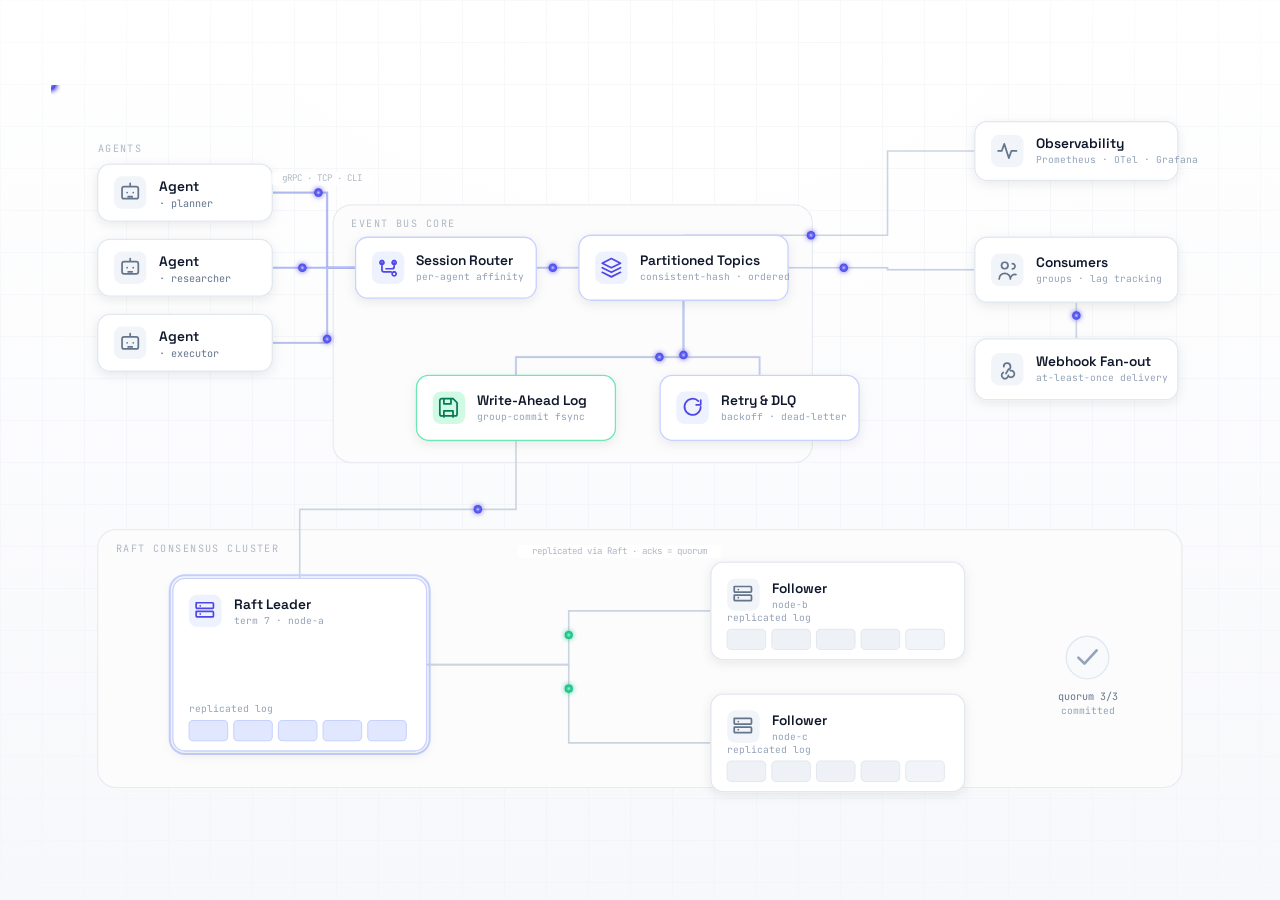
<file: visualization/index.html>
<!DOCTYPE html>
<html lang="en">
<head>
<meta charset="UTF-8" />
<meta name="viewport" content="width=device-width, initial-scale=1.0" />
<title>EventBus — Architecture</title>
<meta name="description" content="A live architecture diagram of EventBus: a Raft-replicated, write-ahead-logged message broker for AI-agent event streams." />

<link rel="preconnect" href="https://fonts.googleapis.com" />
<link rel="preconnect" href="https://fonts.gstatic.com" crossorigin />
<link href="https://fonts.googleapis.com/css2?family=Space+Grotesk:wght@400;500;600;700&family=Inter:wght@400;500;600&family=JetBrains+Mono:wght@400;500;600&display=swap" rel="stylesheet" />

<style>
  :root {
    --bg-0: #ffffff;
    --bg-1: #f7f8fb;
    --grid: #eef1f5;

    --indigo: #4f46e5;
    --indigo-soft: #eef2ff;
    --emerald: #10b981;

    --line: #cbd5e1;
    --ink: #0f172a;
    --sub: #64748b;
    --muted: #94a3b8;

    --font-display: "Space Grotesk", sans-serif;
    --font-body: "Inter", sans-serif;
    --font-mono: "JetBrains Mono", ui-monospace, monospace;
  }

  * { box-sizing: border-box; }
  html, body { height: 100%; }

  body {
    margin: 0;
    background:
      radial-gradient(1200px 800px at 50% -8%, #ffffff, transparent 70%),
      linear-gradient(180deg, var(--bg-0), var(--bg-1));
    color: var(--ink);
    font-family: var(--font-body);
    -webkit-font-smoothing: antialiased;
    text-rendering: optimizeLegibility;
    min-height: 100vh;
    display: flex;
    align-items: center;
    justify-content: center;
  }

  .bg-grid {
    position: fixed; inset: 0; z-index: 0; pointer-events: none;
    background-image:
      linear-gradient(var(--grid) 1px, transparent 1px),
      linear-gradient(90deg, var(--grid) 1px, transparent 1px);
    background-size: 42px 42px;
    mask-image: radial-gradient(ellipse 82% 80% at 50% 48%, #000 52%, transparent 100%);
    -webkit-mask-image: radial-gradient(ellipse 82% 80% at 50% 48%, #000 52%, transparent 100%);
    opacity: 0.55;
  }

  main {
    position: relative; z-index: 1;
    width: 100%;
    max-width: 1280px;
    padding: clamp(20px, 4vw, 56px);
  }

  .svg-scroll { width: 100%; overflow-x: auto; overflow-y: hidden; }
  .arch-svg { display: block; width: 100%; height: auto; min-width: 1000px; }

  /* mobile stacked fallback */
  .arch-mobile { display: none; }

  @media (max-width: 880px) {
    .svg-scroll { display: none; }
    .arch-mobile { display: block; }
  }

  .m-band {
    font-family: var(--font-mono); font-size: 10.5px; letter-spacing: 0.14em;
    text-transform: uppercase; color: var(--muted); margin: 20px 0 11px;
    display: flex; align-items: center; gap: 10px;
  }
  .m-band:first-child { margin-top: 0; }
  .m-band::after { content: ""; flex: 1; height: 1px; background: var(--line); }
  .m-col { display: flex; flex-direction: column; gap: 10px; }
  .m-node {
    border: 1px solid #e5e7eb; border-radius: 13px; background: #fff;
    padding: 13px 14px; display: flex; gap: 12px; align-items: center;
    box-shadow: 0 1px 2px rgba(15,23,42,0.04), 0 6px 16px rgba(15,23,42,0.06);
  }
  .m-node.core { border-color: #c7d2fe; }
  .m-node.commit { border-color: #6ee7b7; }
  .m-ic {
    width: 38px; height: 38px; flex: none; border-radius: 10px;
    display: grid; place-items: center; background: var(--indigo-soft); color: var(--indigo);
  }
  .m-node.commit .m-ic { background: #d1fae5; color: #047857; }
  .m-ic svg { width: 20px; height: 20px; }
  .m-node .ti { font-family: var(--font-display); font-weight: 600; font-size: 14px; color: var(--ink); }
  .m-node .su { font-family: var(--font-mono); font-size: 10.5px; color: var(--sub); margin-top: 2px; line-height: 1.4; }
  .m-arrow { text-align: center; color: var(--muted); font-size: 13px; font-family: var(--font-mono); }
  .m-chips { display: flex; flex-wrap: wrap; gap: 8px; }
  .m-chip {
    font-family: var(--font-mono); font-size: 11px; color: var(--ink);
    border: 1px solid #e5e7eb; border-radius: 8px; padding: 8px 10px; background: #f8fafc;
    display: inline-flex; align-items: center; gap: 8px;
  }
  .m-chip svg { width: 14px; height: 14px; color: var(--sub); }
  .m-chip.lead { border-color: #c7d2fe; color: var(--indigo); background: var(--indigo-soft); }
  .m-chip.lead svg { color: var(--indigo); }

  /* continuous animation primitives */
  @keyframes commitPulse {
    0%, 64%, 100% { stroke: #e2e8f0; }
    70%, 88% { stroke: var(--emerald); }
  }
  @keyframes commitGlow {
    0%, 60%, 100% { opacity: 0; }
    72%, 84% { opacity: 1; }
  }
  @keyframes ackFlash {
    0%, 55%, 100% { stroke: #e2e8f0; }
    62%, 86% { stroke: var(--emerald); }
  }
  @keyframes ackLbl {
    0%, 52%, 100% { opacity: 0; }
    64%, 92% { opacity: 1; }
  }
  @keyframes newCell {
    0%, 50%, 100% { fill: #f1f5f9; stroke: #e2e8f0; }
    64%, 95% { fill: #d1fae5; stroke: #6ee7b7; }
  }
  @keyframes quorumRing {
    0%, 45% { transform: scale(0.72); opacity: 0; }
    60% { transform: scale(1); opacity: 0.9; }
    85%, 100% { transform: scale(1.18); opacity: 0; }
  }
  @keyframes quorumMark {
    0%, 45%, 100% { stroke: #94a3b8; }
    60%, 90% { stroke: var(--emerald); }
  }
  @keyframes leaderHalo {
    0%, 100% { opacity: 0.35; }
    50% { opacity: 0.85; }
  }
  @keyframes livePulse {
    0% { box-shadow: 0 0 0 0 rgba(16,185,129,0.4); }
    70% { box-shadow: 0 0 0 6px rgba(16,185,129,0); }
    100% { box-shadow: 0 0 0 0 rgba(16,185,129,0); }
  }

  @media (prefers-reduced-motion: reduce) {
    .packet { display: none !important; }
    .commit-card, .commit-glow, .f-card, .ack-lbl, .newcell, .q-ring, .q-check, .leader-halo { animation: none !important; }
  }
</style>
</head>
<body>

<div class="bg-grid" aria-hidden="true"></div>

<main>
  <!-- ============ DESKTOP SVG (continuous) ============ -->
  <div class="svg-scroll">
    <svg class="arch-svg" id="svg" viewBox="0 0 1160 720" role="img"
      aria-label="Live architecture diagram of EventBus. AI agents (planner, researcher, executor) stream events over gRPC and TCP into the Event Bus Core: a session router feeds partitioned topics, which append to a durable write-ahead log and branch to a retry and dead-letter queue, then forward to consumer groups and webhook fan-out, with an observability tap. Below, a Raft consensus cluster continuously replicates the leader's log to two followers, reaching quorum three of three. Indigo packets flow along every connector; the write-ahead log and Raft replication pulse emerald.">
      <defs>
        <radialGradient id="pk" cx="50%" cy="50%" r="50%">
          <stop offset="0%" stop-color="#c7d2fe"/>
          <stop offset="45%" stop-color="#6366f1"/>
          <stop offset="100%" stop-color="#4f46e5"/>
        </radialGradient>
        <radialGradient id="pkg" cx="50%" cy="50%" r="50%">
          <stop offset="0%" stop-color="#a7f3d0"/>
          <stop offset="45%" stop-color="#34d399"/>
          <stop offset="100%" stop-color="#10b981"/>
        </radialGradient>
        <filter id="soft" x="-30%" y="-30%" width="160%" height="160%">
          <feDropShadow dx="0" dy="3" stdDeviation="5" flood-color="#0f172a" flood-opacity="0.08"/>
        </filter>
        <filter id="pkGlow" x="-120%" y="-120%" width="340%" height="340%">
          <feGaussianBlur stdDeviation="2.4" result="b"/>
          <feMerge><feMergeNode in="b"/><feMergeNode in="SourceGraphic"/></feMerge>
        </filter>
        <style>
          .ntitle { font-family:'Space Grotesk',sans-serif; font-weight:600; font-size:13.5px; fill:#0f172a; }
          .nsub { font-family:'JetBrains Mono',monospace; font-size:9.5px; fill:#94a3b8; }
          .nrole { font-family:'JetBrains Mono',monospace; font-size:10px; fill:#64748b; }
          .reg-lbl { font-family:'JetBrains Mono',monospace; font-size:10px; letter-spacing:0.14em; fill:#b0b7c3; }
          .elabel { font-family:'JetBrains Mono',monospace; font-size:9px; fill:#b0b7c3; }
          .ic { stroke-width:1.7; fill:none; stroke-linecap:round; stroke-linejoin:round; }
        </style>
      </defs>
      <g id="regions"></g>
      <g id="edges"></g>
      <g id="nodes"></g>
      <g id="packets"></g>
    </svg>
  </div>

  <!-- ============ MOBILE STACKED ============ -->
  <div class="arch-mobile" id="mobile"></div>
</main>

<script>
(function () {
  "use strict";
  var reduce = window.matchMedia("(prefers-reduced-motion: reduce)").matches;
  var SVGNS = "http://www.w3.org/2000/svg";

  // ============================================================
  // NODE MODEL — known geometry; edges DERIVED from it.
  // ============================================================
  var N = {
    planner:    { x:46,  y:78,  w:172, h:56, title:"Agent", role:"planner",    icon:"bot" },
    researcher: { x:46,  y:152, w:172, h:56, title:"Agent", role:"researcher", icon:"bot" },
    executor:   { x:46,  y:226, w:172, h:56, title:"Agent", role:"executor",   icon:"bot" },
    router:     { x:300, y:150, w:178, h:60, title:"Session Router", sub:"per-agent affinity", icon:"route", core:true },
    topics:     { x:520, y:148, w:206, h:64, title:"Partitioned Topics", sub:"consistent-hash · ordered", icon:"layers", core:true },
    wal:        { x:360, y:286, w:196, h:64, title:"Write-Ahead Log", sub:"group-commit fsync", icon:"disk", core:true, commit:true },
    retry:      { x:600, y:286, w:196, h:64, title:"Retry & DLQ", sub:"backoff · dead-letter", icon:"retry", core:true },
    observ:     { x:910, y:36,  w:200, h:58, title:"Observability", sub:"Prometheus · OTel · Grafana", icon:"activity" },
    consumers:  { x:910, y:150, w:200, h:64, title:"Consumers", sub:"groups · lag tracking", icon:"users" },
    webhook:    { x:910, y:250, w:200, h:60, title:"Webhook Fan-out", sub:"at-least-once delivery", icon:"webhook" },
    leader:     { x:120, y:486, w:250, h:170, title:"Raft Leader", sub:"term 7 · node-a", icon:"server", leader:true, log:5 },
    follower1:  { x:650, y:470, w:250, h:96,  title:"Follower", sub:"node-b", icon:"server", log:4 },
    follower2:  { x:650, y:600, w:250, h:96,  title:"Follower", sub:"node-c", icon:"server", log:4 },
    quorum:     { x:946, y:520, w:150, h:120, quorum:true }
  };

  var REGIONS = [
    { x:278, y:118, w:472, h:254, label:"EVENT BUS CORE" },
    { x:46,  y:438, w:1068, h:254, label:"RAFT CONSENSUS CLUSTER" }
  ];

  // edges: endpoint node + border side; path COMPUTED (orthogonal)
  var EDGES = [
    { id:"e_planner",    from:"planner",    fromSide:"R", to:"router", toSide:"L", railX:272 },
    { id:"e_researcher", from:"researcher", fromSide:"R", to:"router", toSide:"L", railX:272 },
    { id:"e_executor",   from:"executor",   fromSide:"R", to:"router", toSide:"L", railX:272 },
    { id:"e_rt",  from:"router", fromSide:"R", to:"topics", toSide:"L" },
    { id:"e_tw",  from:"topics", fromSide:"B", to:"wal", toSide:"T", midY:268 },
    { id:"e_tr",  from:"topics", fromSide:"B", to:"retry", toSide:"T", midY:268 },
    { id:"e_tc",  from:"topics", fromSide:"R", to:"consumers", toSide:"L", railX:824 },
    { id:"e_cw",  from:"consumers", fromSide:"B", to:"webhook", toSide:"T" },
    { id:"e_to",  from:"topics", fromSide:"T", to:"observ", toSide:"L", railX:824 },
    { id:"e_wl",  from:"wal", fromSide:"B", to:"leader", toSide:"T", midY:418 },
    { id:"e_lf1", from:"leader", fromSide:"R", to:"follower1", toSide:"L", railX:510, raft:true },
    { id:"e_lf2", from:"leader", fromSide:"R", to:"follower2", toSide:"L", railX:510, raft:true }
  ];

  // packet schedule: each connector gets continuous, staggered packets
  // {edge, count, dur, kind}
  var FLOWS = [
    { edge:"e_planner",    count:2, dur:2.6, kind:"flow" },
    { edge:"e_researcher", count:2, dur:2.4, kind:"flow" },
    { edge:"e_executor",   count:2, dur:2.8, kind:"flow" },
    { edge:"e_rt",  count:2, dur:2.0, kind:"flow" },
    { edge:"e_tc",  count:2, dur:2.8, kind:"flow" },
    { edge:"e_cw",  count:1, dur:2.0, kind:"flow" },
    { edge:"e_tw",  count:1, dur:2.6, kind:"flow" },
    { edge:"e_tr",  count:1, dur:3.0, kind:"flow" },
    { edge:"e_to",  count:1, dur:3.2, kind:"flow" },
    { edge:"e_wl",  count:1, dur:2.8, kind:"flow" },
    { edge:"e_lf1", count:1, dur:2.0, kind:"raft" },
    { edge:"e_lf2", count:1, dur:2.0, kind:"raft" }
  ];

  var ICONS = {
    bot:    "M9 0 v3 M3 3 h12 a2 2 0 0 1 2 2 v8 a2 2 0 0 1 -2 2 H3 a2 2 0 0 1 -2 -2 V5 a2 2 0 0 1 2 -2 M6 9 h0.01 M12 9 h0.01 M7 13 h4",
    route:  "M3 2 a2 2 0 1 0 0.01 0 M3 4 v7 a2 2 0 0 0 2 2 h7 M15 13 a2 2 0 1 0 0.01 0 M15 2 a2 2 0 1 0 0.01 0 M15 4 v4 a2 2 0 0 1 -2 2 H7",
    layers: "M9 0 l9 4.5 -9 4.5 -9 -4.5 z M0 9 l9 4.5 9 -4.5 M0 13.5 l9 4.5 9 -4.5",
    disk:   "M2 0 h11 l4 4 v11 a2 2 0 0 1 -2 2 H2 a2 2 0 0 1 -2 -2 V2 a2 2 0 0 1 2 -2 M4 0 v5 h7 V0 M4 18 v-6 h9 v6",
    retry:  "M17 8 a8 8 0 1 1 -2.3 -5.6 M17 1.5 v4.5 h-4.5",
    activity:"M0 9 h3.5 l2.5 -7 4.5 14 2.5 -7 h5",
    users:  "M6.5 8 a3.2 3.2 0 1 0 0 -6.4 3.2 3.2 0 0 0 0 6.4 M1 18 a5.5 5.5 0 0 1 11 0 M14 8.2 a2.6 2.6 0 1 0 0 -5.2 M12 18 a4.4 4.4 0 0 1 5.5 -4.2",
    webhook:"M5.5 6.5 a3.3 3.3 0 1 1 4.4 2.9 l-2.2 3.8 M10 15 a3.3 3.3 0 1 1 -5 -2.9 M12 10.4 a3.3 3.3 0 1 1 -1.7 5.5",
    server: "M0 1 h16 a1 1 0 0 1 1 1 v3.5 a1 1 0 0 1 -1 1 H1 a1 1 0 0 1 -1 -1 V2 a1 1 0 0 1 1 -1 M0 9.5 h16 a1 1 0 0 1 1 1 V14 a1 1 0 0 1 -1 1 H1 a1 1 0 0 1 -1 -1 v-3.5 a1 1 0 0 1 1 -1 M4 4 h0.01 M4 12 h0.01"
  };

  function el(tag, attrs) {
    var e = document.createElementNS(SVGNS, tag);
    if (attrs) for (var k in attrs) e.setAttribute(k, attrs[k]);
    return e;
  }
  function anchor(n, side) {
    switch (side) {
      case "L": return [n.x, n.y + n.h/2];
      case "R": return [n.x + n.w, n.y + n.h/2];
      case "T": return [n.x + n.w/2, n.y];
      case "B": return [n.x + n.w/2, n.y + n.h];
    }
  }
  function buildPath(edge) {
    var a = N[edge.from], b = N[edge.to];
    var p0 = anchor(a, edge.fromSide), p1 = anchor(b, edge.toSide);
    var x0=p0[0], y0=p0[1], x1=p1[0], y1=p1[1], d;
    if (edge.railX != null) {
      d = "M "+x0+" "+y0+" H "+edge.railX+" V "+y1+" H "+x1;
    } else if (edge.midY != null) {
      d = "M "+x0+" "+y0+" V "+edge.midY+" H "+x1+" V "+y1;
    } else if (edge.fromSide==="R" && edge.toSide==="L") {
      if (Math.abs(y0-y1)<0.5) d = "M "+x0+" "+y0+" H "+x1;
      else { var mx=(x0+x1)/2; d = "M "+x0+" "+y0+" H "+mx+" V "+y1+" H "+x1; }
    } else if (edge.fromSide==="B" && edge.toSide==="T") {
      if (Math.abs(x0-x1)<0.5) d = "M "+x0+" "+y0+" V "+y1;
      else { var my=(y0+y1)/2; d = "M "+x0+" "+y0+" V "+my+" H "+x1+" V "+y1; }
    } else {
      d = "M "+x0+" "+y0+" L "+x1+" "+y1;
    }
    return d;
  }

  var gRegions = document.getElementById("regions");
  var gEdges   = document.getElementById("edges");
  var gNodes   = document.getElementById("nodes");
  var gPackets = document.getElementById("packets");

  // regions
  REGIONS.forEach(function (r) {
    var rect = el("rect", { x:r.x, y:r.y, width:r.w, height:r.h, rx:18, fill:"#fcfcfd", stroke:"#e8ebf0", "stroke-width":1.2 });
    gRegions.appendChild(rect);
    var t = el("text", { x:r.x+18, y:r.y+22, "class":"reg-lbl" }); t.textContent = r.label; gRegions.appendChild(t);
  });

  // edges (visible at rest; brighten handled by an overlay tween per packet)
  var edgePaths = {};
  EDGES.forEach(function (e) {
    var d = buildPath(e);
    var base = el("path", { d:d, fill:"none", stroke:"#cbd5e1", "stroke-width":1.6, id:e.id });
    var glow = el("path", { d:d, fill:"none", stroke: e.raft ? "#34d399" : "#818cf8", "stroke-width":2.4, opacity:0.0 });
    glow.setAttribute("class","edge-glow"); glow.dataset.edge = e.id;
    gEdges.appendChild(base); gEdges.appendChild(glow);
    edgePaths[e.id] = { base:base, glow:glow, d:d };
  });

  // nodes
  var nodeEls = {};
  function drawNode(id) {
    var n = N[id];
    var g = el("g", {}); g.dataset.id = id;

    if (n.quorum) {
      var qcx = n.x+n.w/2, qcy = n.y+44;
      var halo = el("circle", { cx:qcx, cy:qcy, r:21, fill:"none", stroke:"#10b981", "stroke-width":2, opacity:0 });
      halo.setAttribute("class","q-ring");
      g.appendChild(halo);
      var ring = el("circle", { cx:qcx, cy:qcy, r:21, fill:"#f8fafc", stroke:"#e2e8f0", "stroke-width":1.3 });
      g.appendChild(ring);
      var chk = el("path", { d:"M "+(qcx-9)+" "+qcy+" l 6 6 12 -13", fill:"none", stroke:"#94a3b8", "stroke-width":2.6, "stroke-linecap":"round", "stroke-linejoin":"round" });
      chk.setAttribute("class","q-check"); g.appendChild(chk);
      var qt1 = el("text", { x:qcx, y:n.y+86, "class":"nrole", "text-anchor":"middle" }); qt1.textContent="quorum 3/3"; g.appendChild(qt1);
      var qt2 = el("text", { x:qcx, y:n.y+100, "class":"nsub", "text-anchor":"middle", fill:"#059669" }); qt2.textContent="committed"; g.appendChild(qt2);
      gNodes.appendChild(g); nodeEls[id]=g; return;
    }

    // leader gets a soft pulsing halo
    if (n.leader) {
      var lh = el("rect", { x:n.x-3, y:n.y-3, width:n.w+6, height:n.h+6, rx:15, fill:"none", stroke:"#c7d2fe", "stroke-width":2 });
      lh.setAttribute("class","leader-halo"); g.appendChild(lh);
    }

    var stroke = n.commit ? "#6ee7b7" : (n.core || n.leader ? "#c7d2fe" : "#e2e8f0");
    var card = el("rect", { x:n.x, y:n.y, width:n.w, height:n.h, rx:12, fill:"#ffffff", stroke:stroke, "stroke-width":1.3, filter:"url(#soft)" });
    if (n.commit) card.setAttribute("class","commit-card");
    if (id==="follower1" || id==="follower2") card.setAttribute("class","f-card");
    g.appendChild(card);

    // commit glow overlay (WAL only)
    if (n.commit) {
      var cg = el("rect", { x:n.x, y:n.y, width:n.w, height:n.h, rx:12, fill:"none", stroke:"#10b981", "stroke-width":2.4, opacity:0 });
      cg.setAttribute("class","commit-glow"); g.appendChild(cg);
    }

    // icon chip
    var chipBg = n.commit ? "#d1fae5" : (n.leader ? "#eef2ff" : (n.core ? "#eef2ff" : "#f1f5f9"));
    var icStroke = n.commit ? "#047857" : (n.core || n.leader ? "#4f46e5" : "#64748b");
    var chipX = n.x + 16, chipY = n.y + (n.log ? 16 : n.h/2 - 16);
    var chip = el("rect", { x:chipX, y:chipY, width:32, height:32, rx:8, fill:chipBg });
    g.appendChild(chip);
    var ig = el("g", { transform:"translate("+(chipX+7)+","+(chipY+7)+")" });
    var ip = el("path", { d:ICONS[n.icon]||"", "stroke":icStroke }); ip.setAttribute("class","ic");
    ig.appendChild(ip); g.appendChild(ig);

    var tx = chipX + 44;
    if (n.role) {
      var t1 = el("text", { x:tx, y:n.y+n.h/2-2, "class":"ntitle" }); t1.textContent = n.title;
      var t2 = el("text", { x:tx, y:n.y+n.h/2+14, "class":"nrole" }); t2.textContent = "· "+n.role;
      g.appendChild(t1); g.appendChild(t2);
    } else {
      var ty = n.log ? n.y+30 : n.y+n.h/2-3;
      var s1 = el("text", { x:tx, y:ty, "class":"ntitle" }); s1.textContent = n.title; g.appendChild(s1);
      if (n.sub) {
        var s2 = el("text", { x:tx, y:ty+15, "class":"nsub", fill: n.commit ? "#059669" : "#94a3b8" }); s2.textContent = n.sub; g.appendChild(s2);
      }
    }

    // raft replicated log
    if (n.log) {
      var total = 5, filled = n.log;
      var lx = n.x + 16, ly = n.y + n.h - 30, cellW = 38, gap = 6;
      var lab = el("text", { x:lx, y:ly-8, "class":"nsub" }); lab.textContent = "replicated log"; g.appendChild(lab);
      for (var i=0;i<total;i++){
        var on = i < filled;
        var isNew = (id!=="leader" && i===4);
        var c = el("rect", { x:lx+i*(cellW+gap), y:ly, width:cellW, height:20, rx:4,
          fill: on ? (id==="leader" ? "#e0e7ff" : "#eef2f6") : "#f1f5f9",
          stroke: on ? (id==="leader" ? "#c7d2fe" : "#e2e8f0") : "#e2e8f0", "stroke-width":1 });
        if (isNew) c.setAttribute("class","newcell");
        g.appendChild(c);
      }
      if (id!=="leader") {
        var ack = el("text", { x:n.x+n.w-16, y:n.y+24, "class":"nsub", "text-anchor":"end", fill:"#059669", opacity:0 });
        ack.setAttribute("class","ack-lbl"); ack.textContent="ack ✓"; g.appendChild(ack);
      }
    }

    gNodes.appendChild(g); nodeEls[id] = g;
  }
  Object.keys(N).forEach(drawNode);

  // decorative labels
  function deco(x,y,cls,txt,extra){ var a={x:x,y:y,"class":cls}; if(extra) for(var k in extra) a[k]=extra[k]; var t=el("text",a); t.textContent=txt; gNodes.appendChild(t); }
  // edge label with a white halo so connector lines never strike through the text
  function edgeLabel(cx,cy,txt){
    var halfW = txt.length * 2.7 + 6;
    var halo = el("rect",{ x:cx-halfW, y:cy-9, width:halfW*2, height:13, rx:3, fill:"#ffffff", opacity:0.92 });
    gNodes.appendChild(halo);
    deco(cx,cy,"elabel",txt,{ "text-anchor":"middle" });
  }
  edgeLabel(267,95,"gRPC · TCP · CLI");
  deco(46,66,"reg-lbl","AGENTS");
  edgeLabel(560,462,"replicated via Raft · acks = quorum");

  // ============================================================
  // CONTINUOUS PACKETS — animateMotion on every connector, staggered
  // ============================================================
  if (!reduce) {
    FLOWS.forEach(function (f) {
      for (var k=0; k<f.count; k++) {
        var c = el("circle", { r: f.kind==="raft" ? 4 : 4.2, fill: f.kind==="raft" ? "url(#pkg)" : "url(#pk)", filter:"url(#pkGlow)" });
        c.setAttribute("class","packet");
        var begin = ((f.dur / f.count) * k + Math.random()*0.4).toFixed(2);
        var am = el("animateMotion", { dur: f.dur+"s", begin: begin+"s", repeatCount:"indefinite", rotate:"0" });
        var mp = el("mpath"); mp.setAttribute("href","#"+f.edge);
        mp.setAttributeNS("http://www.w3.org/1999/xlink","href","#"+f.edge);
        am.appendChild(mp); c.appendChild(am); gPackets.appendChild(c);
      }
    });

    // edge brighten: gently oscillate the glow opacity so lines "breathe" as flow passes
    EDGES.forEach(function (e, i) {
      var ep = edgePaths[e.id];
      var an = el("animate", { attributeName:"opacity", values:"0.05;0.45;0.05", dur:"2.6s",
        begin:(i*0.18).toFixed(2)+"s", repeatCount:"indefinite" });
      ep.glow.appendChild(an);
    });
  } else {
    // reduced motion: show a quiet static "committed" end-state
    var f1 = nodeEls.follower1, f2 = nodeEls.follower2, q = nodeEls.quorum;
    [f1,f2].forEach(function(g){ if(!g) return;
      var nc = g.querySelector(".newcell"); if (nc){ nc.setAttribute("fill","#d1fae5"); nc.setAttribute("stroke","#6ee7b7"); }
      var ack = g.querySelector(".ack-lbl"); if (ack) ack.setAttribute("opacity","1");
    });
    if (q){ q.querySelector(".q-check").setAttribute("stroke","#059669"); }
    var wal = nodeEls.wal; if (wal){ var cg=wal.querySelector(".commit-glow"); }
  }

  // attach the recurring pulse animations (CSS keyframes via class + inline timing)
  if (!reduce) {
    var wal = nodeEls.wal;
    if (wal) {
      wal.querySelector(".commit-card").style.animation = "commitPulse 4.2s ease-in-out infinite";
      wal.querySelector(".commit-glow").style.animation = "commitGlow 4.2s ease-in-out infinite";
    }
    ["follower1","follower2"].forEach(function(id, idx){
      var g = nodeEls[id]; if(!g) return;
      var delay = (idx*0.5).toFixed(2)+"s";
      var fc = g.querySelector(".f-card");
      var nc = g.querySelector(".newcell");
      var ack = g.querySelector(".ack-lbl");
      if (fc) fc.style.animation = "ackFlash 4s ease-in-out infinite "+delay;
      if (nc) nc.style.animation = "newCell 4s ease-in-out infinite "+delay;
      if (ack) ack.style.animation = "ackLbl 4s ease-in-out infinite "+delay;
    });
    var q = nodeEls.quorum;
    if (q) {
      q.querySelector(".q-ring").style.animation = "quorumRing 4s ease-out infinite 0.6s";
      q.querySelector(".q-ring").style.transformBox = "fill-box";
      q.querySelector(".q-ring").style.transformOrigin = "center";
      q.querySelector(".q-check").style.animation = "quorumMark 4s ease-in-out infinite 0.6s";
    }
    var lh = nodeEls.leader.querySelector(".leader-halo");
    if (lh) lh.style.animation = "leaderHalo 3s ease-in-out infinite";
  }

  // ============================================================
  // MOBILE stacked (static, full color)
  // ============================================================
  var mobileEl = document.getElementById("mobile");
  function mIco(icon){ return '<svg viewBox="0 0 18 18" fill="none" stroke="currentColor" class="ic"><path d="'+(ICONS[icon]||"")+'"/></svg>'; }
  function mNode(id, cls){
    var n=N[id];
    var label = n.role ? (n.title+" · "+n.role) : n.title;
    var sub = n.sub || "";
    return '<div class="m-node '+(cls||"")+'"><div class="m-ic">'+mIco(n.icon)+'</div>'
      + '<div><div class="ti">'+label+'</div><div class="su">'+sub+'</div></div></div>';
  }
  var mHtml = "";
  mHtml += '<div class="m-band">◇ Agents (producers)</div><div class="m-col">'
        + mNode("planner") + mNode("researcher") + mNode("executor") + '</div>';
  mHtml += '<div class="m-arrow">↓ fan-in · gRPC · TCP · CLI</div>';
  mHtml += '<div class="m-band">Event Bus Core</div><div class="m-col">'
        + mNode("router","core") + mNode("topics","core") + mNode("wal","commit") + mNode("retry","core") + '</div>';
  mHtml += '<div class="m-arrow">↓</div>';
  mHtml += '<div class="m-band">Delivery</div><div class="m-col">'
        + mNode("consumers") + mNode("webhook") + mNode("observ") + '</div>';
  mHtml += '<div class="m-band">⬡ Raft consensus cluster</div><div class="m-col">'
        + '<div class="m-node core"><div class="m-ic">'+mIco("server")+'</div><div><div class="ti">Raft Leader · node-a</div><div class="su">term 7 · log offsets 0–4 committed</div></div></div>'
        + '<div class="m-arrow" style="margin:2px 0">↓ replicate</div>'
        + '<div class="m-node"><div class="m-ic">'+mIco("server")+'</div><div><div class="ti">Follower · node-b</div><div class="su" style="color:#059669">in sync · ack ✓</div></div></div>'
        + '<div class="m-node"><div class="m-ic">'+mIco("server")+'</div><div><div class="ti">Follower · node-c</div><div class="su" style="color:#059669">in sync · ack ✓</div></div></div>'
        + '<div class="m-node commit"><div class="m-ic"><svg viewBox="0 0 18 18" fill="none" stroke="currentColor" class="ic"><path d="M2 9 l5 5 9 -11"/></svg></div><div><div class="ti">Quorum 3/3 committed</div><div class="su" style="color:#059669">zero-data-loss failover</div></div></div>'
        + '</div>';
  mobileEl.innerHTML = mHtml;
})();
</script>

</body>
</html>
</file>
